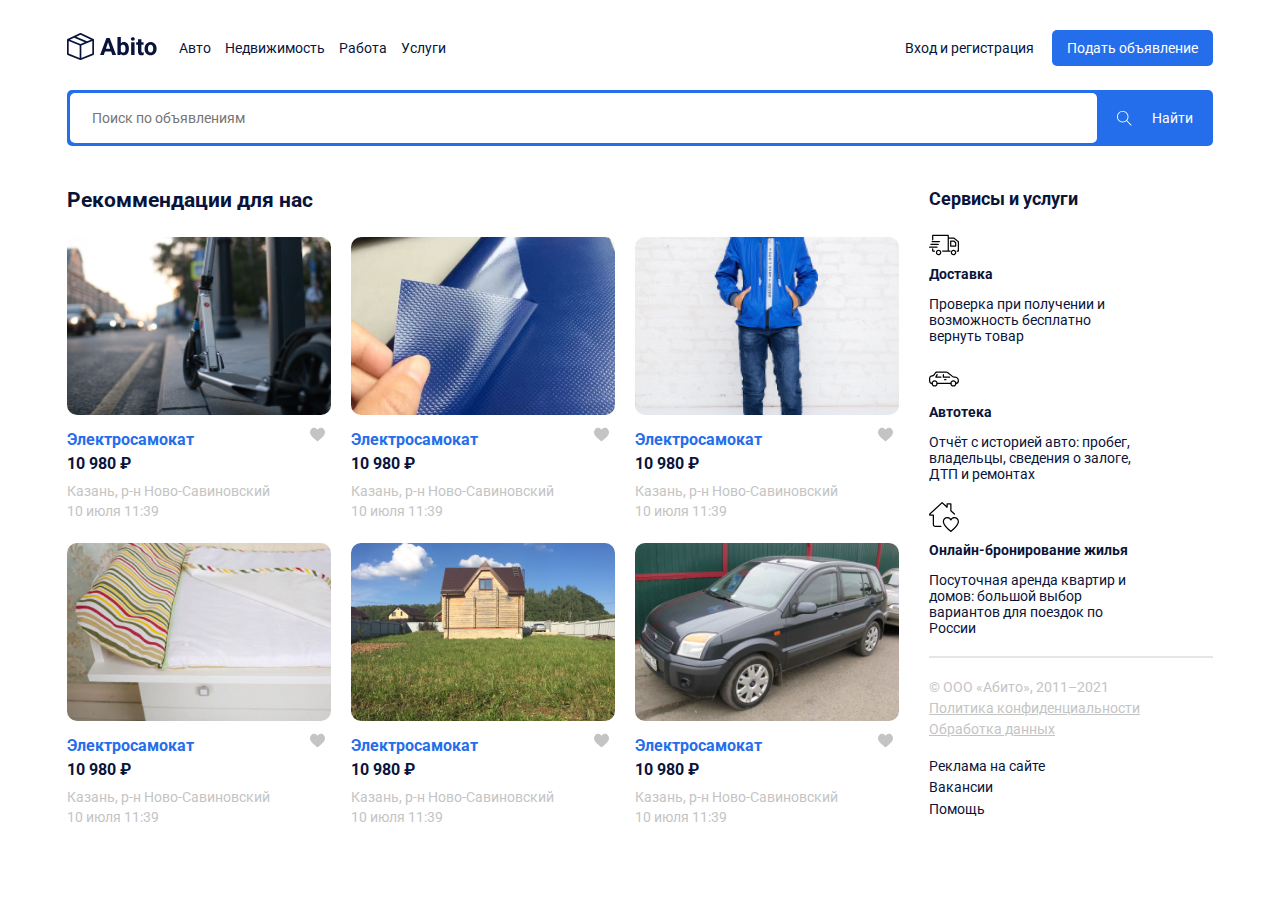
<file: index.html>
<!DOCTYPE html>
<html lang="ru">
<head>
    <meta charset="UTF-8">
    <meta http-equiv="X-UA-Compatible" content="IE=edge">
    <meta name="viewport" content="width=device-width, initial-scale=1.0">
    <title>Abito - доска объявлений</title>

    <link rel="preconnect" href="https://fonts.googleapis.com">
    <link rel="preconnect" href="https://fonts.gstatic.com" crossorigin>
    <link href="https://fonts.googleapis.com/css2?family=Roboto:wght@400;700&display=swap" rel="stylesheet">
    
    <link rel="stylesheet" href="css/style.css">
    <link rel="stylesheet" href="css/normalize.css">
</head>
<body>
    <header class="header container">
        <div class="navbar">
            <a href="/index.html" class="logo">
                <img src="images/logo.svg" alt="logo: Abito" class="logo-image">
            </a>

            <div class="navbar-panel">
                <button class="close-menu">
                    <svg width="40" height="40" viewBox="0 0 40 40" fill="none" xmlns="http://www.w3.org/2000/svg">
                        <path d="M1 2L38 39M1 39L39.5 0.5" stroke="black"/>
                    </svg>
                </button>
                   
                <nav class="navbar-menu">
                    <ul class="menu">
                        <li class="menu-item">
                            <a href="#" class="menu-link">Авто</a>
                        </li>
                        <li class="menu-item">
                            <a href="#" class="menu-link">Недвижимость</a>
                        </li>
                        <li class="menu-item">
                            <a href="#" class="menu-link">Работа</a>
                        </li>
                        <li class="menu-item">
                            <a href="#" class="menu-link">Услуги</a>
                        </li>
                    </ul>
                </nav>
    
                <div class="button-group">
                    <a href="#" class="button button-link">Вход и регистрация</a>
                    <a href="#" class="button button-primary">Подать объявление</a>
                </div>
            </div>
            <!-- /.navbar-panel -->

            <button class="menu-button">
                <svg width="30" height="16" viewBox="0 0 30 16" fill="none" xmlns="http://www.w3.org/2000/svg">
                    <path d="M0.937476 2.37501H29.0624C29.58 2.37501 29.9999 1.95498 29.9999 1.43754C29.9999 0.920016 29.5799 0.500061 29.0624 0.500061H0.937476C0.419955 0.500061 0 0.920094 0 1.43754C0 1.95498 0.420033 2.37501 0.937476 2.37501Z" fill="black"/>
                    <path d="M29.0624 7.06256H0.937476C0.419955 7.06256 0 7.48259 0 8.00003C0 8.51747 0.420033 8.9375 0.937476 8.9375H29.0624C29.58 8.9375 29.9999 8.51747 29.9999 8.00003C29.9999 7.48259 29.58 7.06256 29.0624 7.06256Z" fill="black"/>
                    <path d="M29.0625 13.625H10.3125C9.79495 13.625 9.375 14.0451 9.375 14.5625C9.375 15.08 9.79503 15.5 10.3125 15.5H29.0625C29.58 15.5 29.9999 15.0799 29.9999 14.5625C30 14.045 29.58 13.625 29.0625 13.625Z" fill="black"/>
                </svg>                    
            </button>            

        </div>
        <!-- /.navbar -->
        <div class="search-panel">
            <input type="search" class="search-input" placeholder="Поиск по объявлениям">
            <button class="search-button">
                <svg class="search-icon" width="15" height="15" viewBox="0 0 15 15" fill="none" xmlns="http://www.w3.org/2000/svg">
                    <path d="M14.6506 14.0012L10.0862 9.43675C10.9465 8.43352 11.4706 7.13293 11.4706 5.71058C11.4706 2.54822 8.89765 -0.0247192 5.7353 -0.0247192C4.20353 -0.0247192 2.76265 0.571751 1.67824 1.6544C0.595589 2.73793 -0.000881376 4.17881 9.77541e-07 5.71058C9.77541e-07 8.87293 2.57294 11.4459 5.7353 11.4459C7.15765 11.4459 8.45912 10.9218 9.46235 10.0615L14.0268 14.6259L14.6506 14.0012ZM5.7353 10.5635C3.06 10.5635 0.882354 8.38675 0.882354 5.71058C0.881472 4.41352 1.38618 3.19499 2.30294 2.2791C3.21882 1.36234 4.43824 0.857634 5.7353 0.857634C8.41059 0.857634 10.5882 3.0344 10.5882 5.71058C10.5882 8.38587 8.41059 10.5635 5.7353 10.5635Z" fill="white"/>
                    </svg>
                    
                <span class="search-button-text">Найти</span>
            </button>
        </div>
    </header>

    <div class="page-content container">
        <main class="main">
            <h2 class="page-title">Рекоммендации для нас</h2>
            <div class="cards">
                <div class="card">
                    <a href="single.html" class="card-link">
                        <img src="images/Electro.jpg" alt="photo" class="card-image">
                    </a>
                    <div class="card-header">
                        <a href="single.html" class="card-link">
                            <h3 class="card-title">Электросамокат</h3>
                        </a>
                        <button class="like">
                            <img src="images/like.svg" alt="like">
                        </button>
                    </div>
                    <strong class="card-price">
                        10 980 ₽
                    </strong>
                    <p class="card-text">Казань, р-н Ново-Савиновский</p>
                    <p class="card-text">10 июля 11:39</p>
                </div>
                <div class="card">
                    <a href="single.html" class="card-link">
                        <img src="images/Pvh.jpg" alt="photo" class="card-image">
                    </a>
                    <div class="card-header">
                        <a href="single.html" class="card-link">
                            <h3 class="card-title">Электросамокат</h3>
                        </a>
                        <button class="like">
                            <img src="images/like.svg" alt="like">
                        </button>
                    </div>
                    <strong class="card-price">
                        10 980 ₽
                    </strong>
                    <p class="card-text">Казань, р-н Ново-Савиновский</p>
                    <p class="card-text">10 июля 11:39</p>
                </div>
                <div class="card">
                    <a href="single.html" class="card-link">
                        <img src="images/VetrovkaForBoy.jpg" alt="photo" class="card-image">
                    </a>
                    <div class="card-header">
                        <a href="single.html" class="card-link">
                            <h3 class="card-title">Электросамокат</h3>
                        </a>
                        <button class="like">
                            <img src="images/like.svg" alt="like">
                        </button>
                    </div>
                    <strong class="card-price">
                        10 980 ₽
                    </strong>
                    <p class="card-text">Казань, р-н Ново-Савиновский</p>
                    <p class="card-text">10 июля 11:39</p>
                </div>
                <div class="card">
                    <a href="single.html" class="card-link">
                        <img src="images/doska.jpg" alt="photo" class="card-image">
                    </a>
                    <div class="card-header">
                        <a href="single.html" class="card-link">
                            <h3 class="card-title">Электросамокат</h3>
                        </a>
                        <button class="like">
                            <img src="images/like.svg" alt="like">
                        </button>
                    </div>
                    <strong class="card-price">
                        10 980 ₽
                    </strong>
                    <p class="card-text">Казань, р-н Ново-Савиновский</p>
                    <p class="card-text">10 июля 11:39</p>
                </div>
                <div class="card">
                    <a href="single.html" class="card-link">
                        <img src="images/IZHS.jpg" alt="photo" class="card-image">
                    </a>
                    <div class="card-header">
                        <a href="single.html" class="card-link">
                            <h3 class="card-title">Электросамокат</h3>
                        </a>
                        <button class="like">
                            <img src="images/like.svg" alt="like">
                        </button>
                    </div>
                    <strong class="card-price">
                        10 980 ₽
                    </strong>
                    <p class="card-text">Казань, р-н Ново-Савиновский</p>
                    <p class="card-text">10 июля 11:39</p>
                </div>
                <div class="card">
                    <a href="single.html" class="card-link">
                        <img src="images/Fordfusion.jpg" alt="photo" class="card-image">
                    </a>
                    <div class="card-header">
                        <a href="single.html" class="card-link">
                            <h3 class="card-title">Электросамокат</h3>
                        </a>
                        <button class="like">
                            <img src="images/like.svg" alt="like">
                        </button>
                    </div>
                    <strong class="card-price">
                        10 980 ₽
                    </strong>
                    <p class="card-text">Казань, р-н Ново-Савиновский</p>
                    <p class="card-text">10 июля 11:39</p>
                </div>
            </div>
        </main>
        <aside class="sidebar">
            <h4 class="page-title">Сервисы и услуги</h4>
            <div class="service">
                <img src="images/VectorShipping.svg" alt="icon: shippisng" class="service-image">
                <h5 class="service-title">Доставка</h5>
                <p class="service-text">Проверка при получении и возможность бесплатно вернуть товар</p>
            </div>
            <div class="service">
                <img src="images/car.svg" alt="icon: car" class="service-image">
                <h5 class="service-title">Автотека</h5>
                <p class="service-text">Отчёт с историей авто: пробег, владельцы, сведения о залоге, ДТП и ремонтах</p>
            </div>
            <div class="service">
                <img src="images/loveHome.svg" alt="icon: loveHome" class="service-image">
                <h5 class="service-title">Онлайн-бронирование жилья</h5>
                <p class="service-text">Посуточная аренда квартир и домов: большой выбор вариантов для поездок по России</p>
            </div>
            <hr color="#E5E5E5">
            <footer class="footer">
                <p class="footer-text">© ООО «Абито», 2011–2021</p>
                <ul class="footer-menu">
                    <li class="footer-memu-item">
                        <a href="#" class="footer-text">Политика конфиденциальности</a>
                    </li>
                    <li class="footer-menu-item">
                        <a href="#" class="footer-text">Обработка данных</a>
                    </li>
                </ul>
                <ul class="footer-menu">
                    <li class="footer-memu-item">
                        <a href="#" class="footer-link">Реклама на сайте</a>
                    </li>
                    <li class="footer-menu-item">
                        <a href="#" class="footer-link">Вакансии</a>
                    </li>
                    <li class="footer-menu-item">
                        <a href="#" class="footer-link">Помощь</a>
                    </li>
                </ul>
            </footer>
        </aside>
    </div>
    <!-- /.page-content -->
    <script src="https://unpkg.com/swiper/swiper-bundle.min.js"></script>
    <script src="js/main.js"></script>
</body>
</html>
</file>
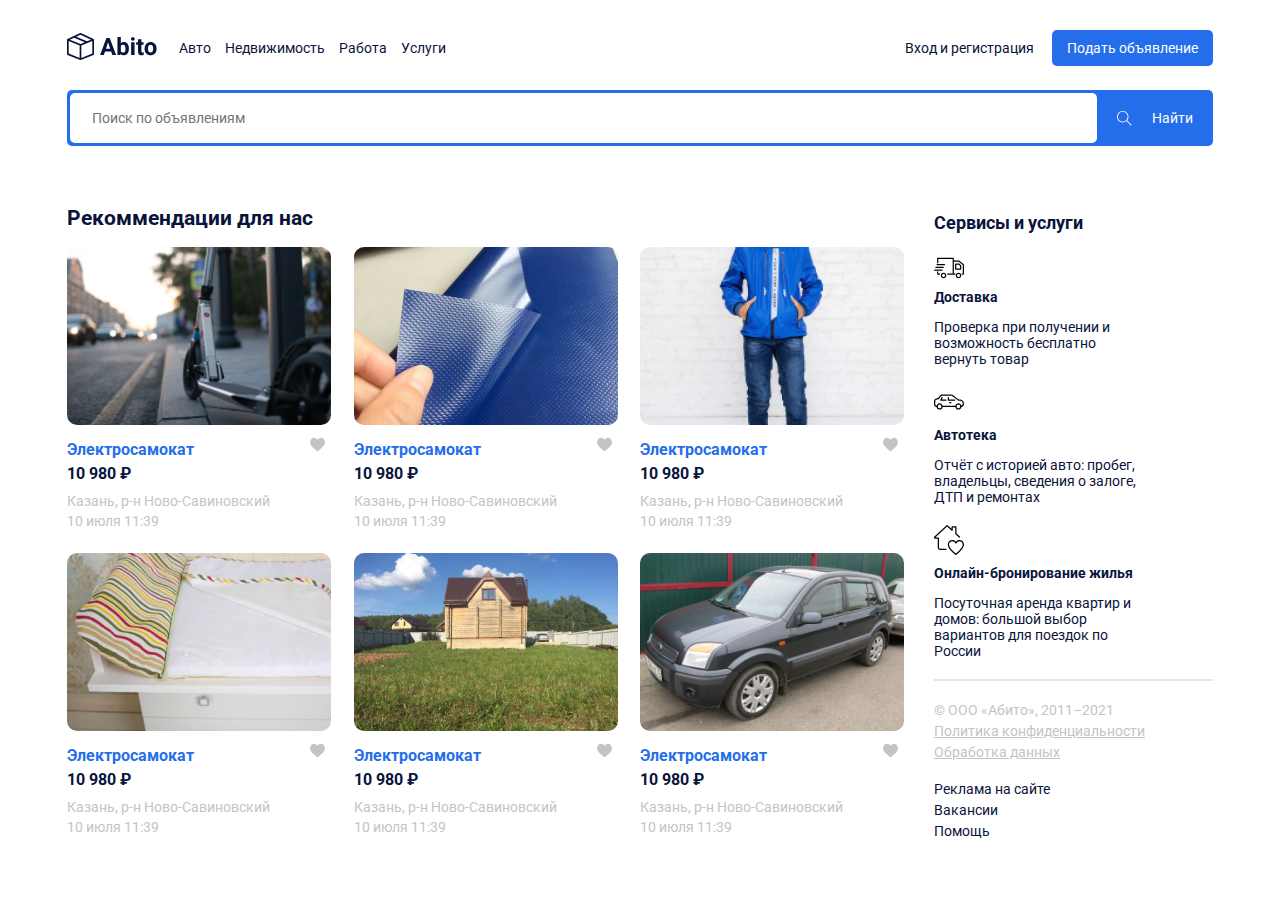
<file: MyAvito/index.html>
<!DOCTYPE html>
<html lang="ru">
<head>
    <meta charset="UTF-8">
    <meta http-equiv="X-UA-Compatible" content="IE=edge">
    <meta name="viewport" content="width=device-width, initial-scale=1.0">
    <title>Abito - доска объявлений</title>

    <link rel="preconnect" href="https://fonts.googleapis.com">
    <link rel="preconnect" href="https://fonts.gstatic.com" crossorigin>
    <link href="https://fonts.googleapis.com/css2?family=Roboto:wght@400;700&display=swap" rel="stylesheet">
    
    <link rel="stylesheet" href="css/style.css">
    <link rel="stylesheet" href="css/normalize.css">
</head>
<body>
    <header class="header container">
        <div class="navbar">
            <a href="/index.html" class="logo">
                <img src="images/logo.svg" alt="logo: Abito" class="logo-image">
            </a>

            <nav class="navbar-menu">
                <ul class="menu">
                    <li class="menu-item">
                        <a href="#" class="menu-link">Авто</a>
                    </li>
                    <li class="menu-item">
                        <a href="#" class="menu-link">Недвижимость</a>
                    </li>
                    <li class="menu-item">
                        <a href="#" class="menu-link">Работа</a>
                    </li>
                    <li class="menu-item">
                        <a href="#" class="menu-link">Услуги</a>
                    </li>
                </ul>
            </nav>

            <div class="button-group">
                <a href="#" class="button button-link">Вход и регистрация</a>
                <a href="#" class="button button-primary">Подать объявление</a>
            </div>

        </div>
        <!-- /.navbar -->
        <div class="search-panel">
            <input type="search" class="search-input" placeholder="Поиск по объявлениям">
            <button class="search-button">
                <svg class="search-icon" width="15" height="15" viewBox="0 0 15 15" fill="none" xmlns="http://www.w3.org/2000/svg">
                    <path d="M14.6506 14.0012L10.0862 9.43675C10.9465 8.43352 11.4706 7.13293 11.4706 5.71058C11.4706 2.54822 8.89765 -0.0247192 5.7353 -0.0247192C4.20353 -0.0247192 2.76265 0.571751 1.67824 1.6544C0.595589 2.73793 -0.000881376 4.17881 9.77541e-07 5.71058C9.77541e-07 8.87293 2.57294 11.4459 5.7353 11.4459C7.15765 11.4459 8.45912 10.9218 9.46235 10.0615L14.0268 14.6259L14.6506 14.0012ZM5.7353 10.5635C3.06 10.5635 0.882354 8.38675 0.882354 5.71058C0.881472 4.41352 1.38618 3.19499 2.30294 2.2791C3.21882 1.36234 4.43824 0.857634 5.7353 0.857634C8.41059 0.857634 10.5882 3.0344 10.5882 5.71058C10.5882 8.38587 8.41059 10.5635 5.7353 10.5635Z" fill="white"/>
                    </svg>
                    
                <span class="search-button-text">Найти</span>
            </button>
        </div>
    </header>

    <div class="page-content container">
        <main class="main">
            <h2 class="page-title">Рекоммендации для нас</h2>
            <div class="cards">
                <div class="card">
                    <a href="#" class="card-link">
                        <img src="images/Electro.jpg" alt="photo" class="card-image">
                    </a>
                    <div class="card-header">
                        <a href="#" class="card-link">
                            <h3 class="card-title">Электросамокат</h3>
                        </a>
                        <button class="like">
                            <img src="images/like.svg" alt="like">
                        </button>
                    </div>
                    <strong class="card-price">
                        10 980 ₽
                    </strong>
                    <p class="card-text">Казань, р-н Ново-Савиновский</p>
                    <p class="card-text">10 июля 11:39</p>
                </div>
                <div class="card">
                    <a href="#" class="card-link">
                        <img src="images/Pvh.jpg" alt="photo" class="card-image">
                    </a>
                    <div class="card-header">
                        <a href="#" class="card-link">
                            <h3 class="card-title">Электросамокат</h3>
                        </a>
                        <button class="like">
                            <img src="images/like.svg" alt="like">
                        </button>
                    </div>
                    <strong class="card-price">
                        10 980 ₽
                    </strong>
                    <p class="card-text">Казань, р-н Ново-Савиновский</p>
                    <p class="card-text">10 июля 11:39</p>
                </div>
                <div class="card">
                    <a href="#" class="card-link">
                        <img src="images/VetrovkaForBoy.jpg" alt="photo" class="card-image">
                    </a>
                    <div class="card-header">
                        <a href="#" class="card-link">
                            <h3 class="card-title">Электросамокат</h3>
                        </a>
                        <button class="like">
                            <img src="images/like.svg" alt="like">
                        </button>
                    </div>
                    <strong class="card-price">
                        10 980 ₽
                    </strong>
                    <p class="card-text">Казань, р-н Ново-Савиновский</p>
                    <p class="card-text">10 июля 11:39</p>
                </div>
                <div class="card">
                    <a href="#" class="card-link">
                        <img src="images/doska.jpg" alt="photo" class="card-image">
                    </a>
                    <div class="card-header">
                        <a href="#" class="card-link">
                            <h3 class="card-title">Электросамокат</h3>
                        </a>
                        <button class="like">
                            <img src="images/like.svg" alt="like">
                        </button>
                    </div>
                    <strong class="card-price">
                        10 980 ₽
                    </strong>
                    <p class="card-text">Казань, р-н Ново-Савиновский</p>
                    <p class="card-text">10 июля 11:39</p>
                </div>
                <div class="card">
                    <a href="#" class="card-link">
                        <img src="images/IZHS.jpg" alt="photo" class="card-image">
                    </a>
                    <div class="card-header">
                        <a href="#" class="card-link">
                            <h3 class="card-title">Электросамокат</h3>
                        </a>
                        <button class="like">
                            <img src="images/like.svg" alt="like">
                        </button>
                    </div>
                    <strong class="card-price">
                        10 980 ₽
                    </strong>
                    <p class="card-text">Казань, р-н Ново-Савиновский</p>
                    <p class="card-text">10 июля 11:39</p>
                </div>
                <div class="card">
                    <a href="#" class="card-link">
                        <img src="images/Fordfusion.jpg" alt="photo" class="card-image">
                    </a>
                    <div class="card-header">
                        <a href="#" class="card-link">
                            <h3 class="card-title">Электросамокат</h3>
                        </a>
                        <button class="like">
                            <img src="images/like.svg" alt="like">
                        </button>
                    </div>
                    <strong class="card-price">
                        10 980 ₽
                    </strong>
                    <p class="card-text">Казань, р-н Ново-Савиновский</p>
                    <p class="card-text">10 июля 11:39</p>
                </div>
            </div>
        </main>
        <aside class="sidebar">
            <h4 class="page-title">Сервисы и услуги</h4>
            <div class="service">
                <img src="images/VectorShipping.svg" alt="icon: shippisng" class="service-image">
                <h5 class="service-title">Доставка</h5>
                <p class="service-text">Проверка при получении и возможность бесплатно вернуть товар</p>
            </div>
            <div class="service">
                <img src="images/car.svg" alt="icon: car" class="service-image">
                <h5 class="service-title">Автотека</h5>
                <p class="service-text">Отчёт с историей авто: пробег, владельцы, сведения о залоге, ДТП и ремонтах</p>
            </div>
            <div class="service">
                <img src="images/loveHome.svg" alt="icon: loveHome" class="service-image">
                <h5 class="service-title">Онлайн-бронирование жилья</h5>
                <p class="service-text">Посуточная аренда квартир и домов: большой выбор вариантов для поездок по России</p>
            </div>
            <hr color="#E5E5E5">
            <footer class="footer">
                <p class="footer-text">© ООО «Абито», 2011–2021</p>
                <ul class="footer-menu">
                    <li class="footer-memu-item">
                        <a href="#" class="footer-text">Политика конфиденциальности</a>
                    </li>
                    <li class="footer-menu-item">
                        <a href="#" class="footer-text">Обработка данных</a>
                    </li>
                </ul>
                <ul class="footer-menu">
                    <li class="footer-memu-item">
                        <a href="#" class="footer-link">Реклама на сайте</a>
                    </li>
                    <li class="footer-menu-item">
                        <a href="#" class="footer-link">Вакансии</a>
                    </li>
                    <li class="footer-menu-item">
                        <a href="#" class="footer-link">Помощь</a>
                    </li>
                </ul>
            </footer>
        </aside>
    </div>
    <!-- /.page-content -->

</body>
</html>
</file>
<file: css/style.css>
body {
    font-family: 'Roboto', sans-serif;
    font-size: 14px;
    color: #0A143A;
}
.container {
    max-width: 1146px;
    margin: auto; /*автоматическое выравнивание по середине*/
}
.header {
    padding-top: 30px;
    padding-bottom: 30px;
    margin-bottom: 12px;
}
.navbar {
    display: flex; /*делаем гибкий блок*/
    align-items: center; /*выравниванием по вертикали по центру*/
    justify-content: space-between;/*разбросать элементы по краям*/
    margin-bottom: 24px;
}
.navbar-panel {
    flex-grow: 1; 
    display: flex;
    align-items: center;
}
.navbar-menu {
    margin-right: auto; /*автоматический отступ справа*/
}
.menu {
    list-style: none;  /* отключаем точки в списке */
    margin: 0; /*обнуляем отступы*/
    padding-left: 22px;
    padding-right: 22px;
    display: flex;
}
/* Для всех пунктов меню, кроме последнего */
.menu-item:not(:last-child) {
    margin-right: 14px;
}
.menu-link {
    text-decoration: none;
    color: inherit; /*возьми цвет текста , как у твоего родителя*/
}
.button {
    text-decoration: none;
    display: inline-block;
    padding: 10px 15px;
    cursor: pointer;
}
.button-link {
    color: inherit;
}
.button-primary {
    background: #256EEB;
    border-radius: 5px;
    color: #fff;
}
.search-panel {
    height: 50px;
    background: #256EEB;
    border-radius: 5px;
    display: flex;
    padding: 3px;
}
.search-input {
    flex-grow: 1; /* растягивается на всё свободное место */
    background: #FFFFFF;
    border-radius: 5px; 
    border: none;
    padding: 0 22px;
}
.search-button {
    background:#256EEB;
    border:none;
    color:#fff;
    padding: 0 17px 0 20px;
    display: flex;
    align-items: center;
}
.search-button-text {
    margin-left: 20px;
}
.page-content {
    display: grid;
    grid-template-columns: 9fr 3fr;
    grid-column-gap: 10px;
}
.card-image {
    border-radius: 10px;
    width: 264px;
    height: 178px;
    object-fit: cover;
}
.cards {
    display: flex;
    flex-wrap: wrap;
    justify-content: space-between;
}
.card {
    margin-bottom: 20px;
    margin-right: 20px;
}
.card-title {
    font-size: 16px;
    line-height: 19px;
    color: #256EEB;
    margin-top: 12px;
    margin-bottom: 5px;
}
.card-header {
    display: flex;
    justify-content: space-between;
    align-items: center;
}
.like {
    background-color: #fff;
    border: none;
    cursor: pointer;
    margin-left: 15px;
}
.card-link {
    text-decoration: none;
}
.card-price {
    font-size: 16px;
    line-height: 19px;
    margin-bottom: 10px;
    display: block;
}
.card-text{
    font-size: 14px;
    line-height: 16px;
    color: #C4C4C4;
    margin-bottom: 4px;
    margin-top: 0;
}
.sidebar .page-title {
    font-size: 18px;
    line-height: 21px;
}
.service {
    margin-bottom: 20px;
}
.service-title {
    font-weight: bold;
    font-size: 14px;
    line-height: 16px;
    margin-top: 7px;
    margin-bottom: 5px;
}
.service-text {
    font-size: 14px;
    line-height: 16px;
    max-width: 217px;
}
.footer-text {
    display: inline-block;
    font-size: 14px;
    line-height: 16px;
    color: #C4C4C4;
    margin-bottom: 5px;
}
.footer-menu {
    margin: 0;
    padding: 0;
    list-style: none;
    margin-bottom: 16px;
}
.footer-link {
    display: inline-block;
    color: inherit;
    text-decoration: none;   
    margin-bottom: 5px;
}
.main-single {
    display: flex;
    align-items: flex-start;
}
.content {
    max-width: 460px;
    margin-right: 30px;
}
.swiper-container {
    width: 100%;
    height: 357px;
    margin-left: auto;
    margin-right: auto;
  }

  .swiper-slide {
    background-size: cover;
    background-position: center;
  }

  .mySwiper2 {
    width: 100%;
    border-radius: 10px;
  }

  .mySwiper {
    height: 20%;
    box-sizing: border-box;
    padding: 10px 0;
  }

  .mySwiper .swiper-slide {
    width: 25%;
    height: 100%;
    opacity: 0.4;
    border-radius: 10px;
  }

.mySwiper .swiper-slide-thumb-active {
    opacity: 1;
  }

.swiper-slide img {
    display: block;
    width: 100%;
    height: 100%;
    object-fit: cover;
    border-radius: 3px;
}
.content-text {
    font-size: 14px;
    line-height: 140%;
}
.single-price {
    display: block;
    font-size: 24px;
    line-height: 28px;
    margin-top: 0;
    margin-bottom: 25px;
}
.page-title {
    margin-top: 0;
    margin-bottom: 25px;
}
.author {
    min-width: 264px;
}
.author-wrapper {
    display: flex;
    align-items: center;
    justify-content: space-between;
    margin-top: 25px;
    margin-bottom: 30px;
}
.author-avatar {
    width: 50px;
    height: 50px;
    object-fit: cover;
    border-radius: 50%;
}
.author-name {
    font-weight: bold;
    font-size: 14px;
    line-height: 16px;
    display: block;
    margin-bottom: 4px;
}
.rating {
    margin-bottom: 5px;
}
.rating-counter {
    margin-left: 10px;
    opacity: 0.5;
}
.author-status {
    font-size: 12px;
    line-height: 14px;
}
.button-block {
    display: block;
    width: 100%;
    height: 54px;
    margin-bottom: 14px;
    border: none;
}
.button-success {
    background-color: #14B4BE;
    border-radius: 5px;
    color:#fff;
}

.menu-button {
    background-color: #fff;
    border: none;
    cursor: pointer;
    display: none;
}
.close-menu {
    display: none;
}

@media (max-width:1200px) {
    .container {
        width: 960px;
    }
    .card {
        width: 45%;
    }
    .card-image {
        width: 100%;
        height: 200px;
    }
}

/* Обычно для планшетов:  */
@media (max-width: 992px) { 
    .container {
        max-width: 740px;
    }
    .card-image {
        height: 150px;
    }
} 

@media (max-width: 768px) { 
    .container {
        max-width: 560px;
    }
    .card {
        width: 100%;
    }
    .page-content {
        grid-template-columns: 8fr 4fr;
    }
    .menu-button {
        display: block;
    }
    .close-menu {
        display: block;
        position: absolute;
        right: 30px;
        top: 30px;
        cursor: pointer;
        background-color: #fff;
        border: none;
    }
    .navbar-panel {
        position: fixed;
        right: 0;
        top: 0;
        width: 100%;
        height: 100%;
        background-color: #fff;
        z-index: 9;
        flex-direction: column;
        align-items: center;
        justify-content: center;
        transition: transform 0.2s, opacity 0.2s;
        transform: translateX(100%); /*уберем меню в сторону */
    }
    .is-open {
        transform: translateX(0%);
        opacity: 1;
    }
    .navbar-menu {
        margin-left: auto;
        margin-bottom: 20px;
    }
    .menu {
        flex-direction: column;
        align-items: center;
        justify-content: center;
    }
    .menu-item:not(:last-child) {
        margin-right: 0;
        margin-bottom: 10px;
    }
    .button-group {
        display: flex;
        flex-direction: column;
    }
}

@media (max-width: 576px) {
    .container {
        max-width: 90%;
    }
    .page-content {
        grid-template-columns: 12fr;
    }
    .card-image {
        height: 250px;
    }
    .card {
        margin-right: 0;
    }
    .search-button-text {
        display: none;
    }
}
</file>
<file: MyAvito/css/style.css>
body {
    font-family: 'Roboto', sans-serif;
    font-size: 14px;
    color: #0A143A;
}
.container {
    max-width: 1146px;
    margin: auto; /*автоматическое выравнивание по середине*/
}
.header {
    padding-top: 30px;
    padding-bottom: 30px;
    margin-bottom: 12px;
}
.navbar {
    display: flex; /*делаем гибкий блок*/
    align-items: center; /*выравниванием по вертикали по центру*/
    justify-content: space-between;/*разбросать элементы по краям*/
    margin-bottom: 24px;
}
.navbar-menu {
    margin-right: auto; /*автоматический отступ справа*/
}
.menu {
    list-style: none;  /* отключаем точки в списке */
    margin: 0; /*обнуляем отступы*/
    padding-left: 22px;
    padding-right: 22px;
    display: flex;
}
/* Для всех пунктов меню, кроме последнего */
.menu-item:not(:last-child) {
    margin-right: 14px;
}
.menu-link {
    text-decoration: none;
    color: inherit; /*возьми цвет текста , как у твоего родителя*/
}
.button {
    text-decoration: none;
    display: inline-block;
    padding: 10px 15px;
    cursor: pointer;
}
.button-link {
    color: inherit;
}
.button-primary {
    background: #256EEB;
    border-radius: 5px;
    color: #fff;
}
.search-panel {
    height: 50px;
    background: #256EEB;
    border-radius: 5px;
    display: flex;
    padding: 3px;
}
.search-input {
    flex-grow: 1; /* растягивается на всё свободное место */
    background: #FFFFFF;
    border-radius: 5px; 
    border: none;
    padding: 0 22px;
}
.search-button {
    background:#256EEB;
    border:none;
    color:#fff;
    padding: 0 17px 0 20px;
    display: flex;
    align-items: center;
}
.search-button-text {
    margin-left: 20px;
}
.page-content {
    display: grid;
    grid-template-columns: 9fr 3fr;
    grid-column-gap: 30px;
}
.card-image {
    border-radius: 10px;
    width: 264px;
    height: 178px;
    object-fit: cover;
}
.cards {
    display: flex;
    flex-wrap: wrap;
    justify-content: space-between;
}
.card {
    margin-bottom: 20px;
}
.card-title {
    font-size: 16px;
    line-height: 19px;
    color: #256EEB;
    margin-top: 12px;
    margin-bottom: 5px;
}
.card-header {
    display: flex;
    justify-content: space-between;
    align-items: center;
}
.like {
    background-color: #fff;
    border: none;
    cursor: pointer;
    margin-left: 15px;
}
.card-link {
    text-decoration: none;
}
.card-price {
    font-size: 16px;
    line-height: 19px;
    margin-bottom: 10px;
    display: block;
}
.card-text{
    font-size: 14px;
    line-height: 16px;
    color: #C4C4C4;
    margin-bottom: 4px;
    margin-top: 0;
}
.sidebar .page-title {
    font-size: 18px;
    line-height: 21px;
}
.service {
    margin-bottom: 20px;
}
.service-title {
    font-weight: bold;
    font-size: 14px;
    line-height: 16px;
    margin-top: 7px;
    margin-bottom: 5px;
}
.service-text {
    font-size: 14px;
    line-height: 16px;
    max-width: 217px;
}
.footer-text {
    display: inline-block;
    font-size: 14px;
    line-height: 16px;
    color: #C4C4C4;
    margin-bottom: 5px;
}
.footer-menu {
    margin: 0;
    padding: 0;
    list-style: none;
    margin-bottom: 16px;
}
.footer-link {
    display: inline-block;
    color: inherit;
    text-decoration: none;   
    margin-bottom: 5px;
}
</file>
